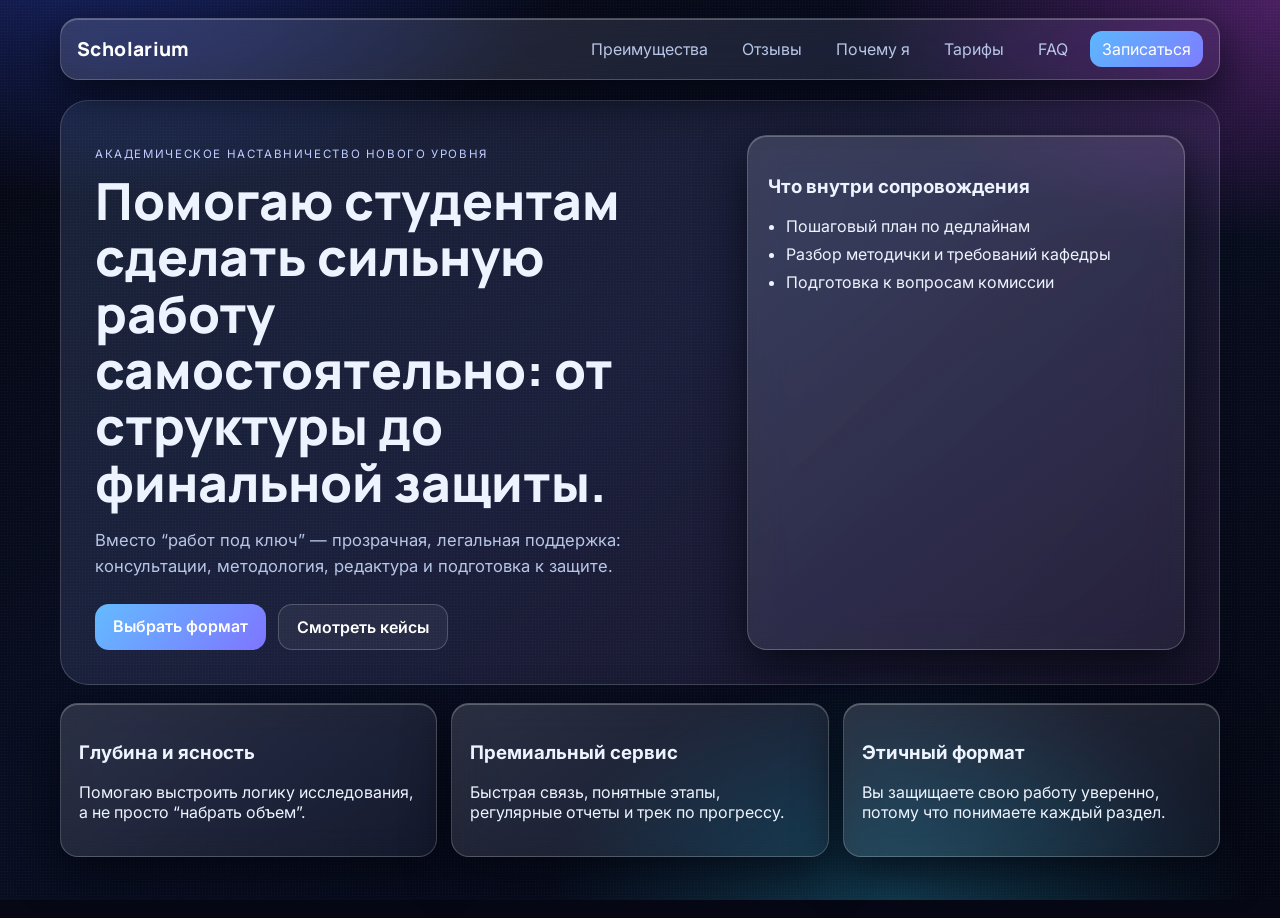
<file: index.html>
<!doctype html>
<html lang="ru">
<head>
  <meta charset="UTF-8" />
  <meta name="viewport" content="width=device-width, initial-scale=1.0" />
  <title>Scholarium — премиальная академическая поддержка</title>
  <link rel="preconnect" href="https://fonts.googleapis.com">
  <link rel="preconnect" href="https://fonts.gstatic.com" crossorigin>
  <link href="https://fonts.googleapis.com/css2?family=Inter:wght@400;500;600;700;800&family=Manrope:wght@500;700;800&display=swap" rel="stylesheet">
  <link rel="stylesheet" href="styles.css" />
  <script defer src="script.js"></script>
</head>
<body>
  <div class="bg-mesh"></div>
  <div class="bg-noise"></div>

  <header class="site-header glass">
    <a class="brand" href="index.html">Scholarium</a>
    <button id="menuBtn" class="menu-btn" aria-label="Открыть меню">☰</button>
    <nav id="topNav" class="top-nav">
      <a href="advantages.html">Преимущества</a>
      <a href="reviews.html">Отзывы</a>
      <a href="why-me.html">Почему я</a>
      <a href="pricing.html">Тарифы</a>
      <a href="faq.html">FAQ</a>
      <a class="nav-cta" href="pricing.html">Записаться</a>
    </nav>
  </header>

  <main class="container">
    <section class="hero premium-panel">
      <div>
        <p class="kicker">Академическое наставничество нового уровня</p>
        <h1>Помогаю студентам сделать сильную работу самостоятельно: от структуры до финальной защиты.</h1>
        <p class="lead">Вместо “работ под ключ” — прозрачная, легальная поддержка: консультации, методология, редактура и подготовка к защите.</p>
        <div class="hero-actions">
          <a class="btn primary" href="pricing.html">Выбрать формат</a>
          <a class="btn ghost" href="reviews.html">Смотреть кейсы</a>
        </div>
      </div>
      <aside class="hero-card glass">
        <h3>Что внутри сопровождения</h3>
        <ul>
          <li>Пошаговый план по дедлайнам</li>
          <li>Разбор методички и требований кафедры</li>
          <li>Подготовка к вопросам комиссии</li>
        </ul>
      </aside>
    </section>

    <section class="cards three">
      <article class="glass feature">
        <h3>Глубина и ясность</h3>
        <p>Помогаю выстроить логику исследования, а не просто “набрать объем”.</p>
      </article>
      <article class="glass feature">
        <h3>Премиальный сервис</h3>
        <p>Быстрая связь, понятные этапы, регулярные отчеты и трек по прогрессу.</p>
      </article>
      <article class="glass feature">
        <h3>Этичный формат</h3>
        <p>Вы защищаете свою работу уверенно, потому что понимаете каждый раздел.</p>
      </article>
    </section>
  </main>
</body>
</html>
</file>
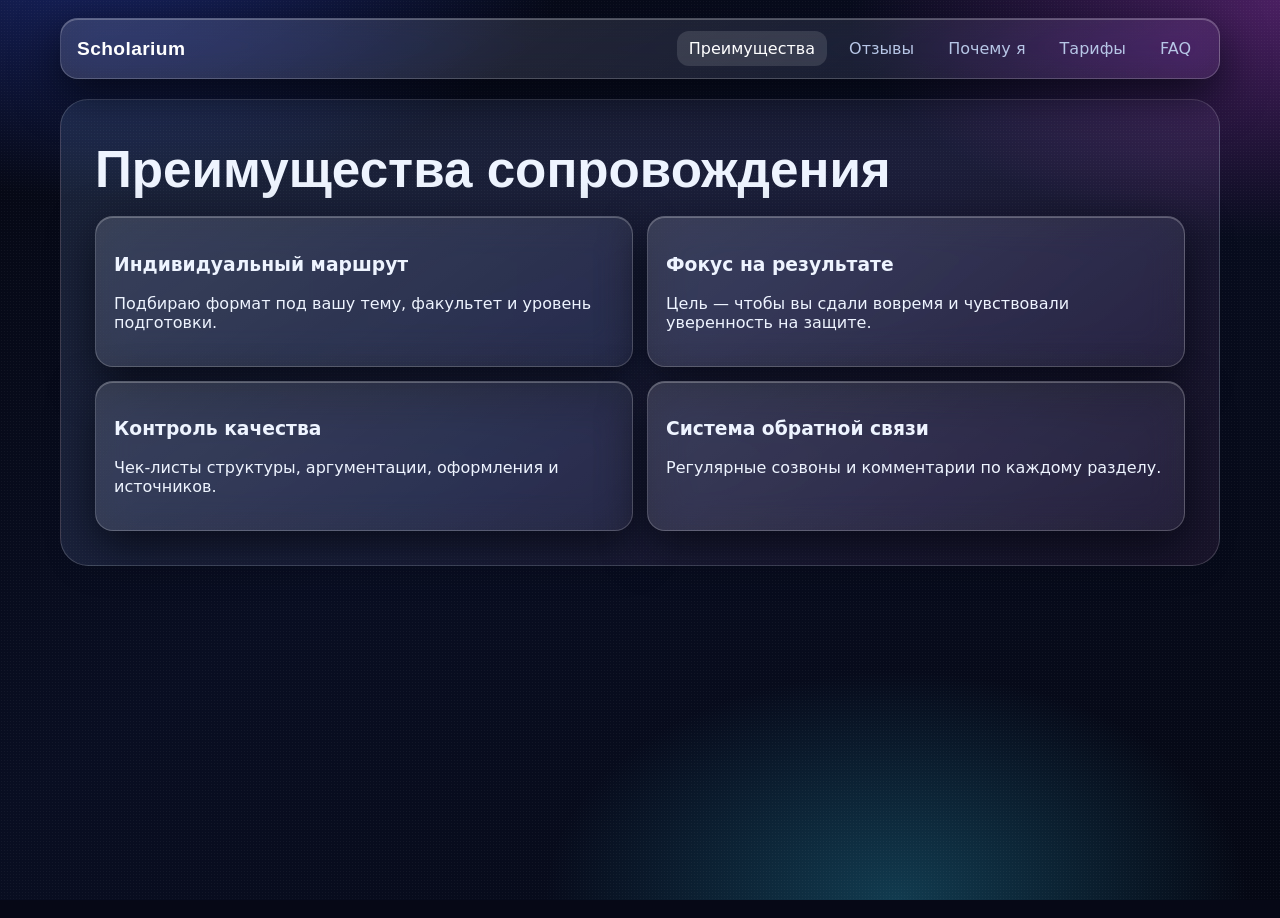
<file: advantages.html>
<!doctype html><html lang="ru"><head><meta charset="UTF-8"><meta name="viewport" content="width=device-width,initial-scale=1.0"><title>Преимущества — Scholarium</title><link rel="stylesheet" href="styles.css"><script defer src="script.js"></script></head><body><div class="bg-mesh"></div><div class="bg-noise"></div><header class="site-header glass"><a class="brand" href="index.html">Scholarium</a><button id="menuBtn" class="menu-btn">☰</button><nav id="topNav" class="top-nav"><a class="active" href="advantages.html">Преимущества</a><a href="reviews.html">Отзывы</a><a href="why-me.html">Почему я</a><a href="pricing.html">Тарифы</a><a href="faq.html">FAQ</a></nav></header><main class="container"><section class="premium-panel"><h1>Преимущества сопровождения</h1><div class="cards two"><article class="glass feature"><h3>Индивидуальный маршрут</h3><p>Подбираю формат под вашу тему, факультет и уровень подготовки.</p></article><article class="glass feature"><h3>Фокус на результате</h3><p>Цель — чтобы вы сдали вовремя и чувствовали уверенность на защите.</p></article><article class="glass feature"><h3>Контроль качества</h3><p>Чек-листы структуры, аргументации, оформления и источников.</p></article><article class="glass feature"><h3>Система обратной связи</h3><p>Регулярные созвоны и комментарии по каждому разделу.</p></article></div></section></main></body></html>
</file>
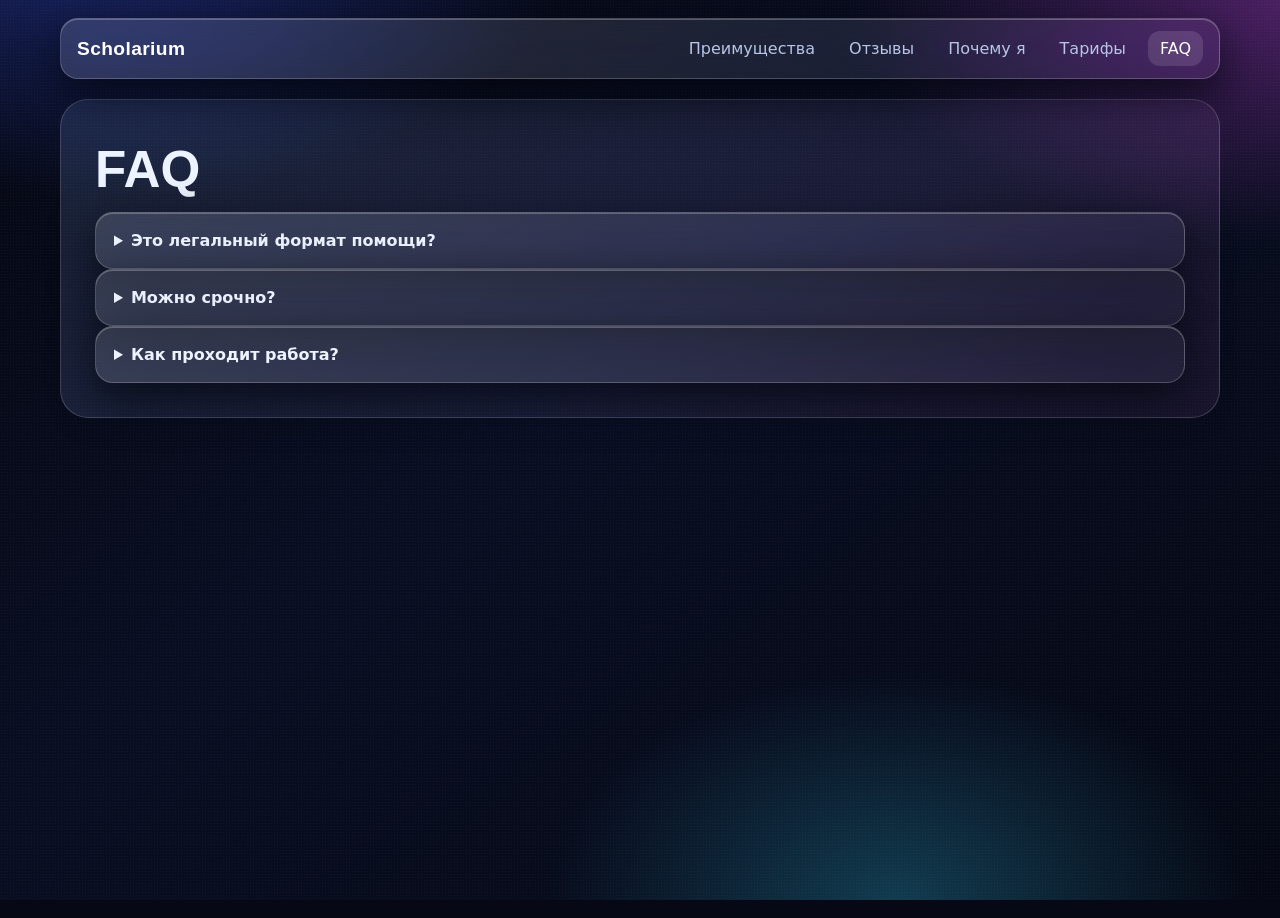
<file: faq.html>
<!doctype html><html lang="ru"><head><meta charset="UTF-8"><meta name="viewport" content="width=device-width,initial-scale=1.0"><title>FAQ — Scholarium</title><link rel="stylesheet" href="styles.css"><script defer src="script.js"></script></head><body><div class="bg-mesh"></div><div class="bg-noise"></div><header class="site-header glass"><a class="brand" href="index.html">Scholarium</a><button id="menuBtn" class="menu-btn">☰</button><nav id="topNav" class="top-nav"><a href="advantages.html">Преимущества</a><a href="reviews.html">Отзывы</a><a href="why-me.html">Почему я</a><a href="pricing.html">Тарифы</a><a class="active" href="faq.html">FAQ</a></nav></header><main class="container"><section class="premium-panel"><h1>FAQ</h1><details class="glass faq"><summary>Это легальный формат помощи?</summary><p>Да. Это консультации, методическая поддержка и редактура вашего текста.</p></details><details class="glass faq"><summary>Можно срочно?</summary><p>Да, есть ускоренный режим при наличии свободных слотов.</p></details><details class="glass faq"><summary>Как проходит работа?</summary><p>Созваниваемся, фиксируем план, далее движемся по этапам с обратной связью.</p></details></section></main></body></html>
</file>
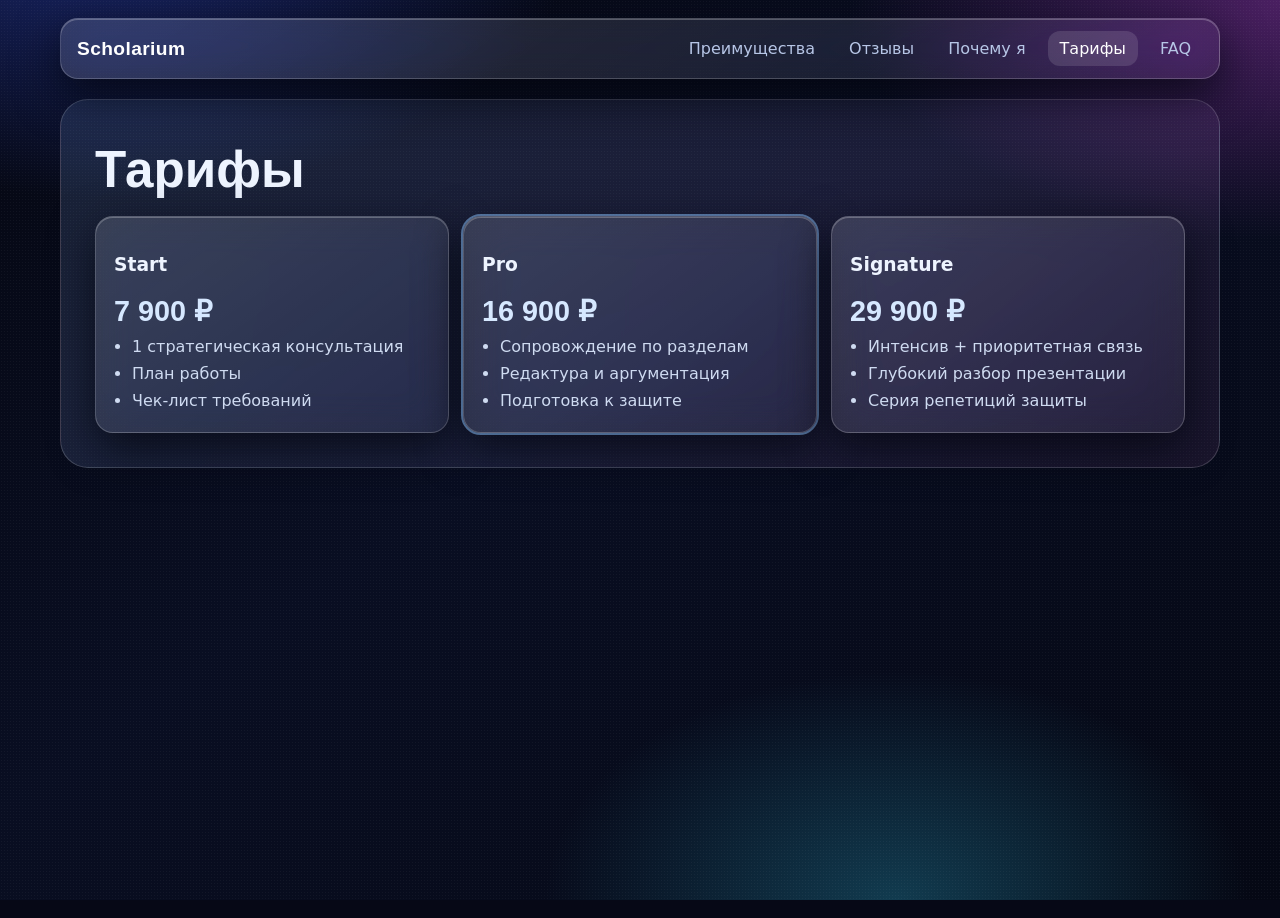
<file: pricing.html>
<!doctype html><html lang="ru"><head><meta charset="UTF-8"><meta name="viewport" content="width=device-width,initial-scale=1.0"><title>Тарифы — Scholarium</title><link rel="stylesheet" href="styles.css"><script defer src="script.js"></script></head><body><div class="bg-mesh"></div><div class="bg-noise"></div><header class="site-header glass"><a class="brand" href="index.html">Scholarium</a><button id="menuBtn" class="menu-btn">☰</button><nav id="topNav" class="top-nav"><a href="advantages.html">Преимущества</a><a href="reviews.html">Отзывы</a><a href="why-me.html">Почему я</a><a class="active" href="pricing.html">Тарифы</a><a href="faq.html">FAQ</a></nav></header><main class="container"><section class="premium-panel"><h1>Тарифы</h1><div class="cards three"><article class="glass pricing"><h3>Start</h3><p class="price">7 900 ₽</p><ul><li>1 стратегическая консультация</li><li>План работы</li><li>Чек-лист требований</li></ul></article><article class="glass pricing featured"><h3>Pro</h3><p class="price">16 900 ₽</p><ul><li>Сопровождение по разделам</li><li>Редактура и аргументация</li><li>Подготовка к защите</li></ul></article><article class="glass pricing"><h3>Signature</h3><p class="price">29 900 ₽</p><ul><li>Интенсив + приоритетная связь</li><li>Глубокий разбор презентации</li><li>Серия репетиций защиты</li></ul></article></div></section></main></body></html>
</file>
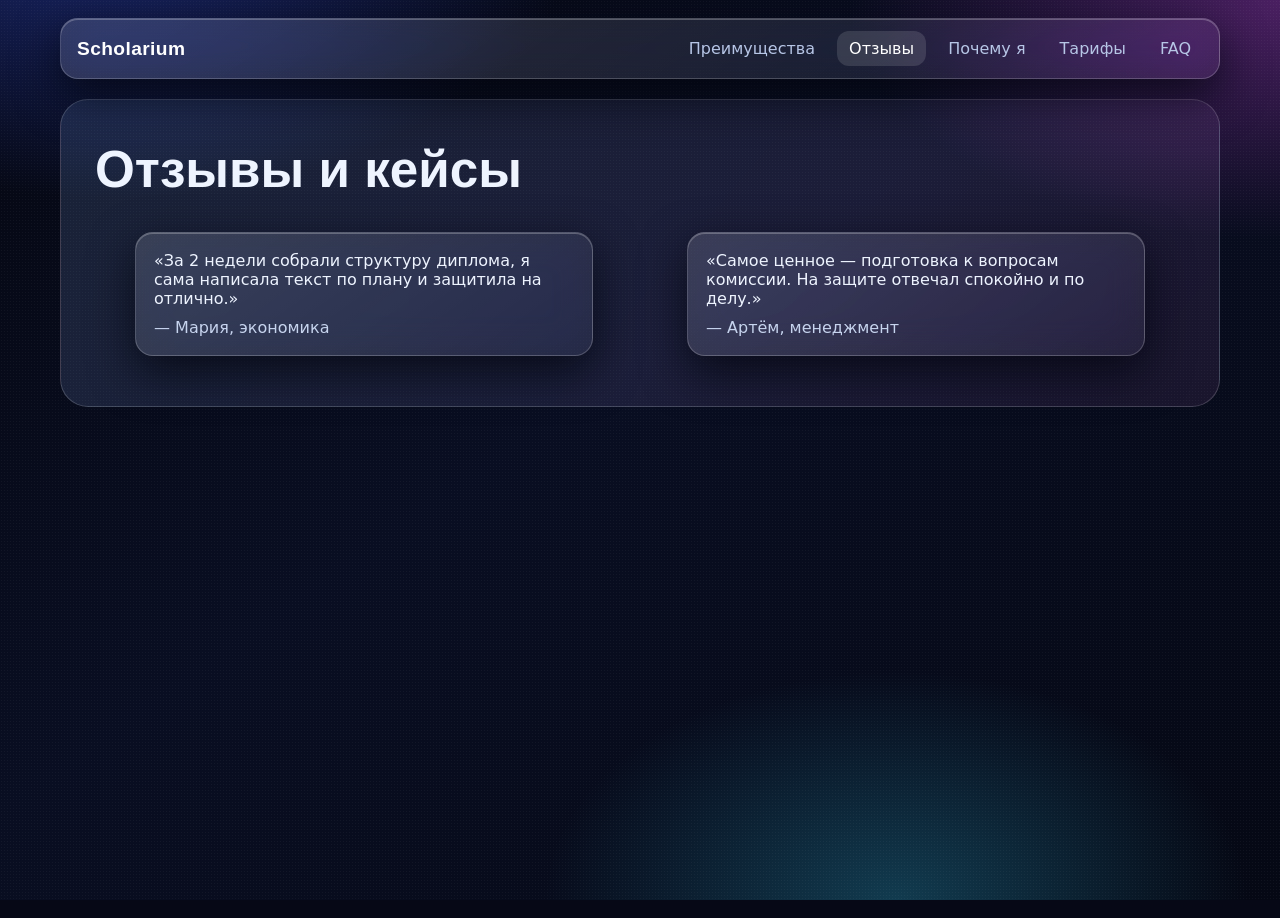
<file: reviews.html>
<!doctype html><html lang="ru"><head><meta charset="UTF-8"><meta name="viewport" content="width=device-width,initial-scale=1.0"><title>Отзывы — Scholarium</title><link rel="stylesheet" href="styles.css"><script defer src="script.js"></script></head><body><div class="bg-mesh"></div><div class="bg-noise"></div><header class="site-header glass"><a class="brand" href="index.html">Scholarium</a><button id="menuBtn" class="menu-btn">☰</button><nav id="topNav" class="top-nav"><a href="advantages.html">Преимущества</a><a class="active" href="reviews.html">Отзывы</a><a href="why-me.html">Почему я</a><a href="pricing.html">Тарифы</a><a href="faq.html">FAQ</a></nav></header><main class="container"><section class="premium-panel"><h1>Отзывы и кейсы</h1><div class="cards two"><blockquote class="glass quote">«За 2 недели собрали структуру диплома, я сама написала текст по плану и защитила на отлично.»<span>— Мария, экономика</span></blockquote><blockquote class="glass quote">«Самое ценное — подготовка к вопросам комиссии. На защите отвечал спокойно и по делу.»<span>— Артём, менеджмент</span></blockquote></div></section></main></body></html>
</file>
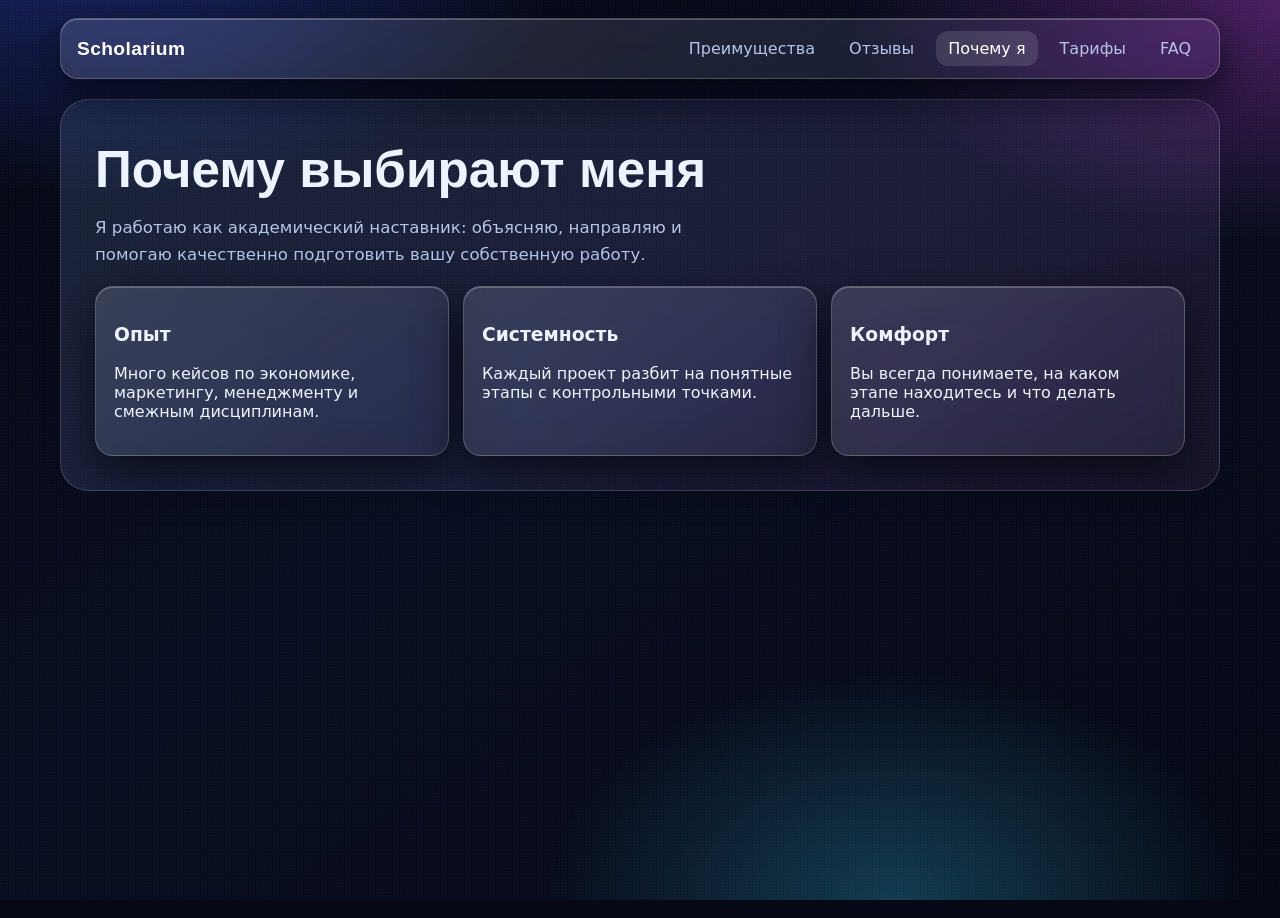
<file: why-me.html>
<!doctype html><html lang="ru"><head><meta charset="UTF-8"><meta name="viewport" content="width=device-width,initial-scale=1.0"><title>Почему я — Scholarium</title><link rel="stylesheet" href="styles.css"><script defer src="script.js"></script></head><body><div class="bg-mesh"></div><div class="bg-noise"></div><header class="site-header glass"><a class="brand" href="index.html">Scholarium</a><button id="menuBtn" class="menu-btn">☰</button><nav id="topNav" class="top-nav"><a href="advantages.html">Преимущества</a><a href="reviews.html">Отзывы</a><a class="active" href="why-me.html">Почему я</a><a href="pricing.html">Тарифы</a><a href="faq.html">FAQ</a></nav></header><main class="container"><section class="premium-panel"><h1>Почему выбирают меня</h1><p class="lead">Я работаю как академический наставник: объясняю, направляю и помогаю качественно подготовить вашу собственную работу.</p><div class="cards three"><article class="glass feature"><h3>Опыт</h3><p>Много кейсов по экономике, маркетингу, менеджменту и смежным дисциплинам.</p></article><article class="glass feature"><h3>Системность</h3><p>Каждый проект разбит на понятные этапы с контрольными точками.</p></article><article class="glass feature"><h3>Комфорт</h3><p>Вы всегда понимаете, на каком этапе находитесь и что делать дальше.</p></article></div></section></main></body></html>
</file>
<file: styles.css>
:root {
  --text: #eef4ff;
  --muted: #b7c6e6;
  --line: rgba(255,255,255,.2);
  --glass: rgba(255,255,255,.08);
}
*{box-sizing:border-box}
body{margin:0;font-family:Inter,system-ui,sans-serif;color:var(--text);min-height:100vh;background:#060816;overflow-x:hidden}
.bg-mesh{position:fixed;inset:0;background:
radial-gradient(50rem 30rem at 8% -10%, #3d5cff66, transparent 60%),
radial-gradient(45rem 25rem at 100% 0%, #ea4bff4a, transparent 60%),
radial-gradient(40rem 26rem at 70% 100%, #35d8ff3d, transparent 55%),
linear-gradient(145deg,#050712 0%,#090e22 45%,#050814 100%);z-index:-2}
.bg-noise{position:fixed;inset:0;opacity:.12;background-image:radial-gradient(rgba(255,255,255,.35) .6px, transparent .6px);background-size:3px 3px;z-index:-1;pointer-events:none}
.container{width:min(1160px,calc(100% - 32px));margin:20px auto 48px}
.site-header{position:sticky;top:14px;display:flex;align-items:center;justify-content:space-between;padding:12px 16px;border-radius:18px;width:min(1160px,calc(100% - 32px));margin:18px auto;z-index:20}
.glass{background:linear-gradient(145deg,rgba(255,255,255,.14),rgba(255,255,255,.05));border:1px solid var(--line);backdrop-filter:blur(18px) saturate(130%);box-shadow:0 16px 45px #03050fc2,inset 0 1px 0 rgba(255,255,255,.25)}
.brand{font:800 1.2rem Manrope,sans-serif;color:#fff;text-decoration:none;letter-spacing:.02em}
.top-nav{display:flex;gap:10px;align-items:center;flex-wrap:wrap}
.top-nav a{color:var(--muted);text-decoration:none;padding:8px 12px;border-radius:12px;transition:.2s}
.top-nav a:hover,.top-nav a.active{color:#fff;background:rgba(255,255,255,.12)}
.nav-cta{background:linear-gradient(130deg,#5cb8ff,#7e7dff)!important;color:#fff!important}
.menu-btn{display:none;background:transparent;border:1px solid var(--line);color:#fff;padding:8px 10px;border-radius:10px}
.premium-panel{padding:34px;border-radius:28px;background:linear-gradient(130deg,rgba(136,185,255,.15),rgba(244,136,255,.08));border:1px solid rgba(255,255,255,.18)}
.hero{display:grid;grid-template-columns:1.3fr .9fr;gap:20px;align-items:stretch}
.kicker{color:#bfccff;text-transform:uppercase;letter-spacing:.14em;font-size:.72rem}
h1{font:800 clamp(1.9rem,4vw,3.25rem)/1.1 Manrope,sans-serif;margin:8px 0 14px}
.lead{color:var(--muted);font-size:1.04rem;line-height:1.6;max-width:62ch}
.hero-card{padding:20px;border-radius:20px}
.hero-card ul{margin:0;padding-left:18px;display:grid;gap:8px}
.hero-actions{display:flex;gap:12px;margin-top:24px;flex-wrap:wrap}
.btn{padding:12px 18px;border-radius:14px;text-decoration:none;font-weight:600}
.btn.primary{background:linear-gradient(130deg,#63bbff,#7f75ff);color:#fff}
.btn.ghost{color:#fff;border:1px solid var(--line);background:rgba(255,255,255,.06)}
.cards{display:grid;gap:14px;margin-top:18px}.cards.two{grid-template-columns:repeat(2,1fr)}.cards.three{grid-template-columns:repeat(3,1fr)}
.feature,.quote,.pricing,.faq{padding:18px;border-radius:18px}
.quote span{display:block;margin-top:10px;color:#c7d4ee}
.pricing .price{font:800 1.8rem Manrope,sans-serif;color:#d6e8ff;margin:.3rem 0}
.pricing ul{margin:0;padding-left:18px;color:#cfdbf1;line-height:1.7}
.pricing.featured{outline:2px solid #8bc3ff80}
details summary{cursor:pointer;font-weight:700}
@media (max-width:920px){.hero,.cards.two,.cards.three{grid-template-columns:1fr}.menu-btn{display:block}.top-nav{display:none;position:absolute;top:62px;right:0;left:0;padding:12px;flex-direction:column}.top-nav.open{display:flex}}
</file>
